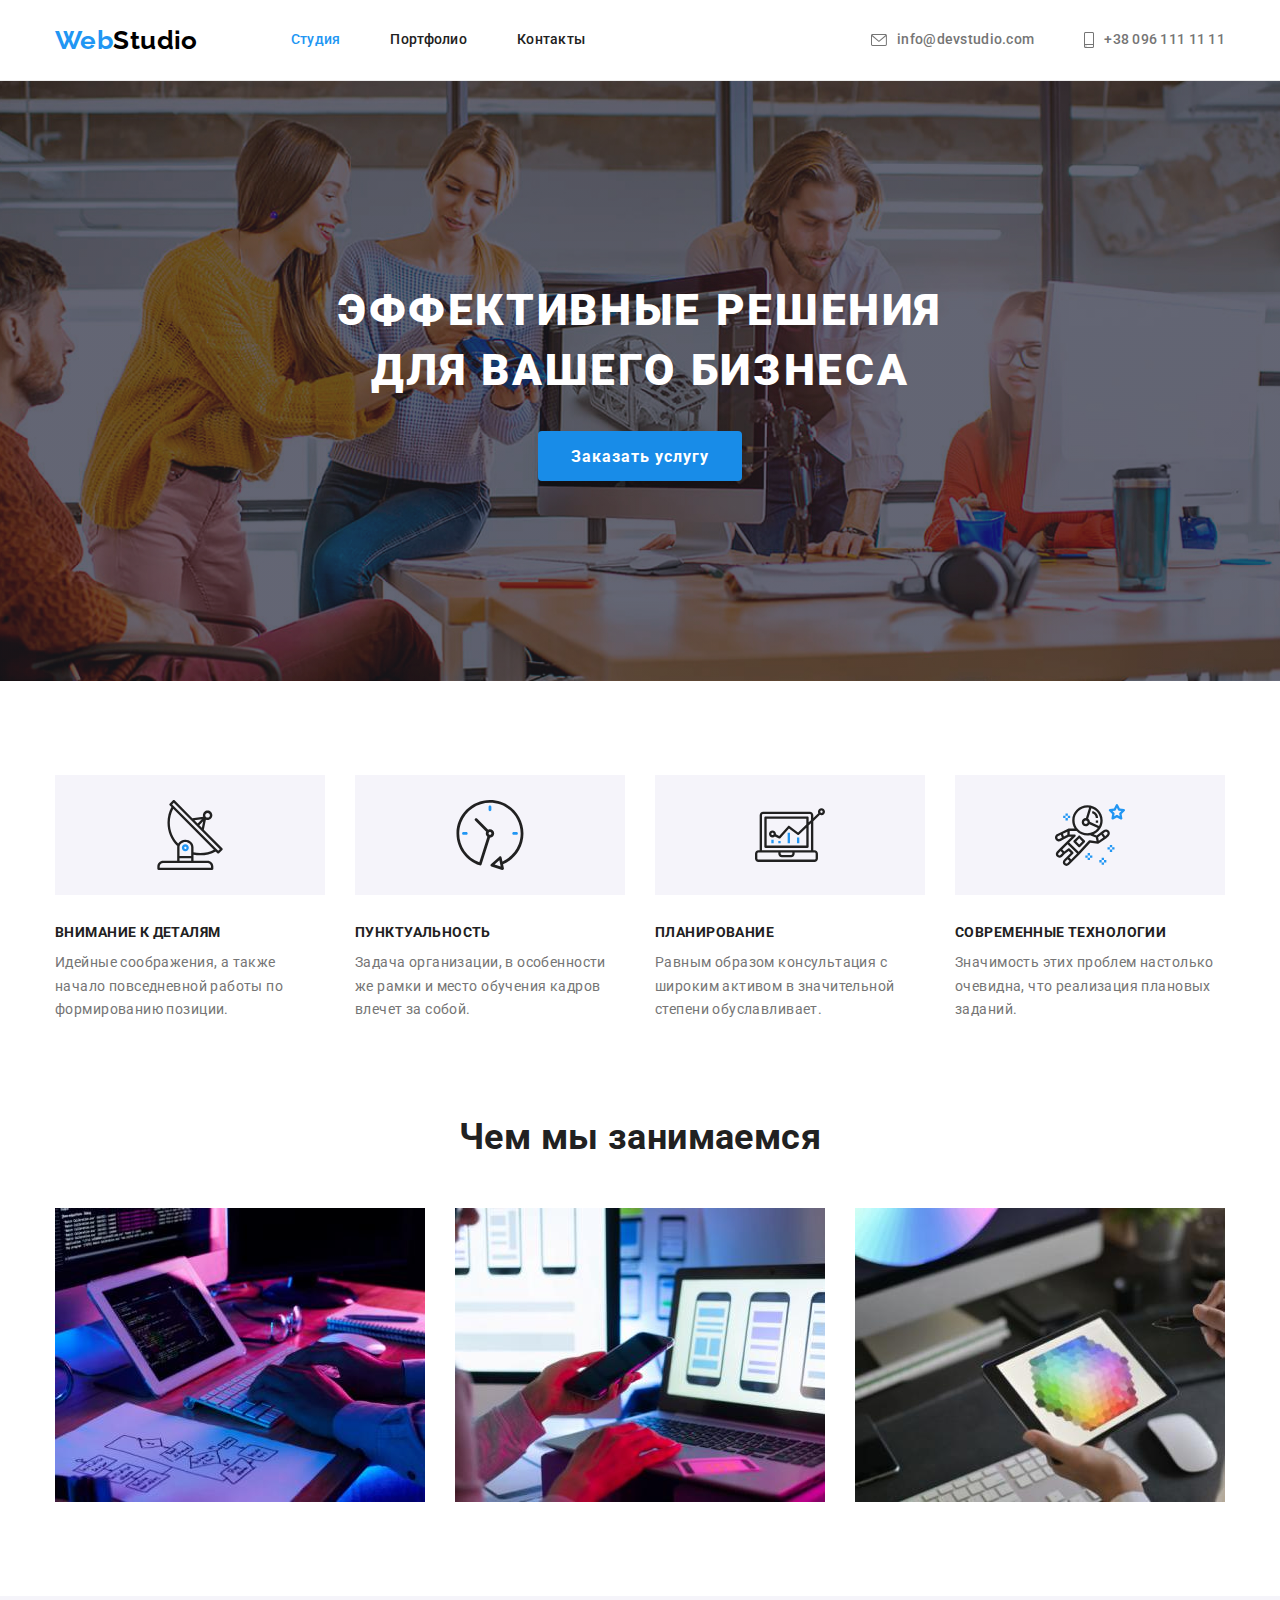
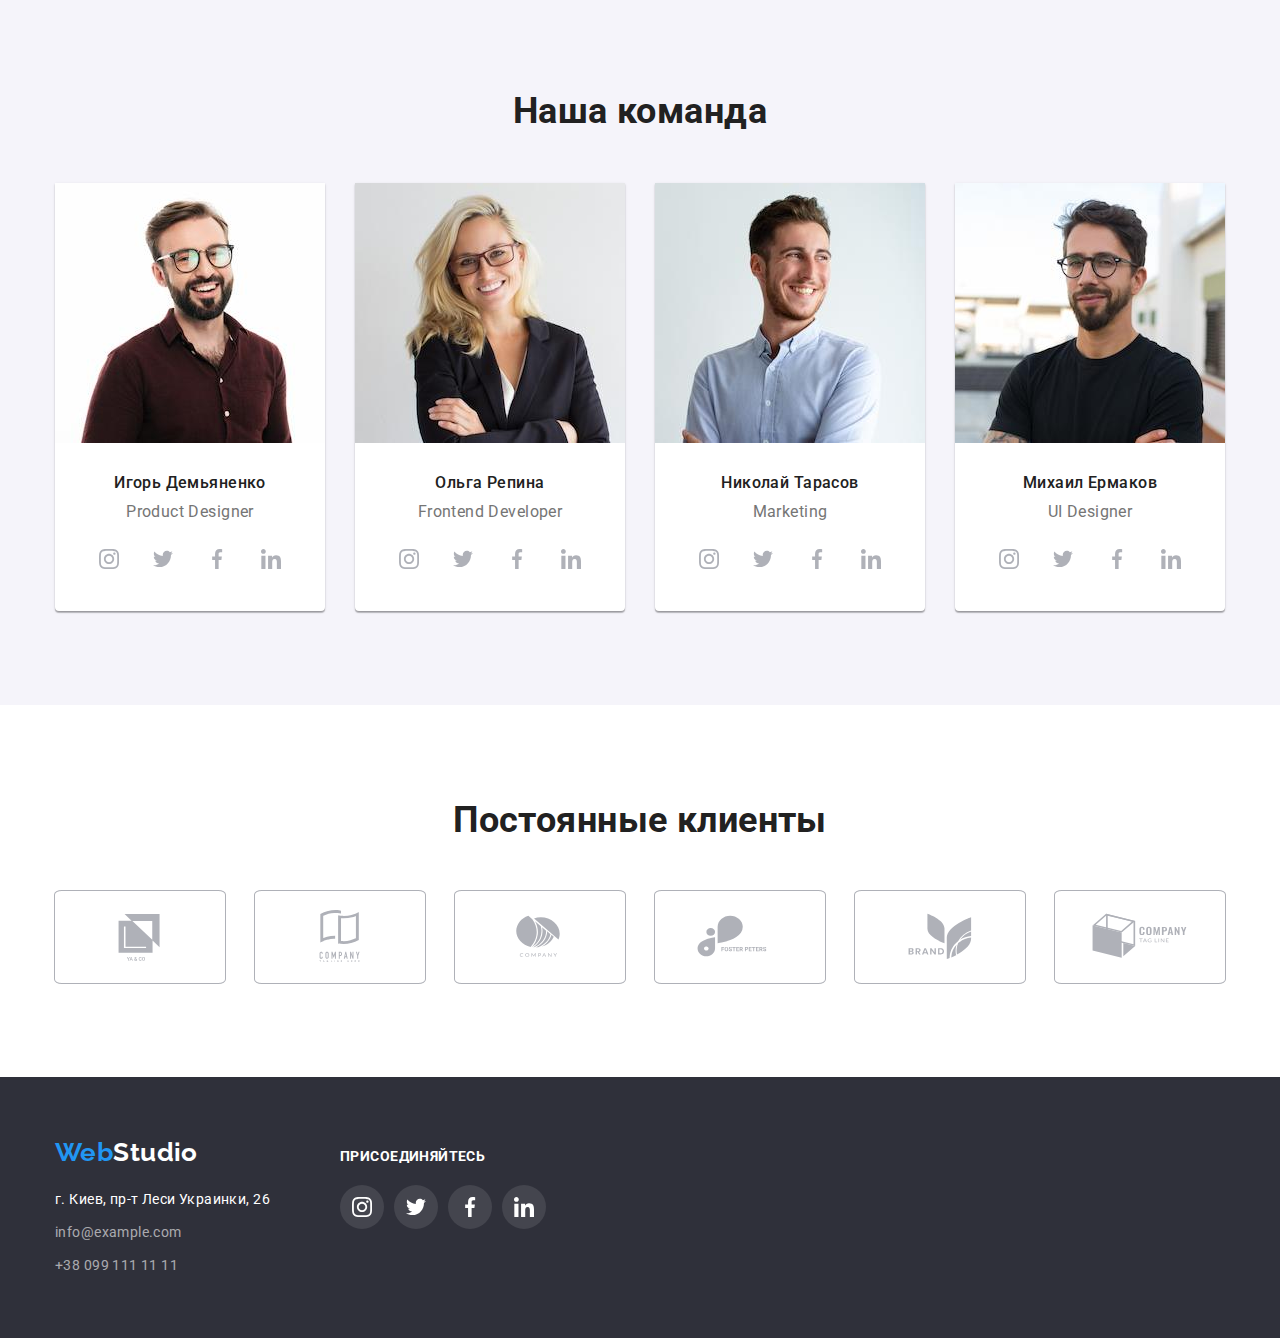
<file: index.html>
<!DOCTYPE html>
<html lang="ru">

<head>
    <meta charset="UTF-8">
    <meta http-equiv="X-UA-Compatible" content="IE=edge">
    <meta name="viewport" content="width=device-width, initial-scale=1.0">
    <title>Студия</title>
    <link rel="preconnect" href="https://fonts.googleapis.com">
    <link rel="preconnect" href="https://fonts.gstatic.com" crossorigin>
    <link
        href="https://fonts.googleapis.com/css2?family=Montserrat:wght@400;700&family=Raleway:wght@700&family=Roboto:wght@400;500;700;900&display=swap"
        rel="stylesheet">
    <link rel="stylesheet" href="https://cdnjs.cloudflare.com/ajax/libs/modern-normalize/1.1.0/modern-normalize.min.css">
    <link rel="stylesheet" href="./css/styles.css">
</head>

<body>
    <!--Заголовок-->
    <header class="header">
        <div class="container header-main">
            <nav class="header-nav">
                <a href="./index.html" class="logo"><span class="web-logo">Web</span><span
                        class="studio-logo">Studio</span></a>
                <ul class="site-nav list">
                    <li class="item"><a href="./index.html" class="link current">Студия</a></li>
                    <li class="item"><a href="./portfolio.html" class="link">Портфолио</a></li>
                    <li class="item"><a href="" class="link">Контакты</a></li>
                </ul>
            </nav>
            <ul class="header-contact list">
                <li class="item">
                    <a href="mailto:info@devstudio.com" class="link link-icon">
                        <svg class="icon icon-envelope" aria-hidden="true" width="16px" height="12px">
                            <use href="./images/icons.svg#icon-envelope"></use>
                        </svg>
                        info@devstudio.com</a></li>
                <li class="item">
                    <a href="tel:+380961111111" class="link link-icon">
                        <svg class="icon icon-smartphone" aria-hidden="true" width="10px" height="16px">
                            <use href="./images/icons.svg#icon-smartphone"></use>
                        </svg>
                         +38 096 111 11 11</a></li>
            </ul>
        </div>
    </header>
    <main>
            <section class="section hero">
                <h1 class="hero-title">Эффективные решения <br> для вашего бизнеса</h1>
                <button type="button" class="hero-button">Заказать услугу</button>
            </section>
        <section class="section features">
           <div class="main-futures container">
            <h2 class="visually-hidden">Особенности</h2>
            <ul class="features-list list">
                 <li class="item">
                    <div class="icon-block">
                        <svg class="icon" aria-hidden="true" width="70px" height="70px">
                            <use href="./images/icons.svg#icon-antenna"></use>
                        </svg>
                    </div>
                    <h3 class="features-head">Внимание к деталям</h3>
                    <p class="features-text">Идейные соображения, а также начало повседневной работы по формированию позиции.</p>
                </li>
                 <li class="item">
                    <div class="icon-block">
                        <svg class="icon" aria-hidden="true" width="70px" height="70px">
                            <use href="./images/icons.svg#icon-clock"></use>
                        </svg>
                    </div>
                    <h3 class="features-head">Пунктуальность</h3>
                    <p class="features-text">Задача организации, в особенности же рамки и место обучения кадров влечет за собой.</p>
                </li>
                 <li class="item">
                    <div class="icon-block">
                        <svg class="icon" aria-hidden="true" width="70px" height="70px">
                            <use href="./images/icons.svg#icon-diagram"></use>
                        </svg>
                    </div>
                    <h3 class="features-head">Планирование</h3>
                    <p class="features-text">Равным образом консультация с широким активом в значительной степени обуславливает.</p>
                </li>
                 <li class="item">
                    <div class="icon-block">
                        <svg class="icon" aria-hidden="true" width="70px" height="70px">
                            <use href="./images/icons.svg#icon-astronaut"></use>
                        </svg>
                    </div>
                    <h3 class="features-head">Современные технологии</h3>
                    <p class="features-text">Значимость этих проблем настолько очевидна, что реализация плановых заданий.</p>
                </li>
            </ul>
           </div>
        </section>
        <section class="section example">
           <div class="main-exemple container">
            <h2 class="example-title">Чем мы занимаемся</h2>
            <ul class="example-list list">
                <li class="item"><a href=""><img src="./images/box1.jpg" alt="бокс1" width="370"></a></li>
                <li class="item"><a href=""><img src="./images/box2.jpg" alt="бокс2" width="370"></a></li>
                <li class="item"><a href=""><img src="./images/box3.jpg" alt="бокс3" width="370"></a></li>
            </ul>
           </div>
        </section>
        <section class="section team">
           <div class="main-team container">
            <h2 class="team-title">Наша команда</h2>
            <ul class="team-list list">
                <li class="team-link">
                    <a href="">
                        <img src="./images/Igor.jpg" alt="Игорь" width="270"></a>
                    <div class="team-card">
                        <h3 class="team-head">Игорь Демьяненко</h3>
                    <p class="team-text">Product Designer</p>
                    <ul class="social-list list">
                        <li>
                            <a class="social-link" href="#">
                                <svg class="team-icon" aria-label="Посилання на Instagram" width="20px" height="20px">
                                    <use href="./images/icons.svg#icon-instagram"></use>
                                </svg>
                            </a>
                        </li>
                        <li>
                            <a class="social-link" href="#">
                                <svg class="team-icon" aria-label="Посилання на Twitter" width="20px" height="20px">
                                    <use href="./images/icons.svg#icon-twitter"></use>
                                </svg>
                            </a>
                        </li>
                        <li>
                            <a class="social-link" href="#">
                                <svg class="team-icon" aria-label="Посилання на Facebook" width="20px" height="20px">
                                    <use href="./images/icons.svg#icon-facebook"></use>
                                </svg>
                            </a>
                        </li>
                        <li>
                            <a class="social-link" href="#">
                                <svg class="team-icon" aria-label="Посилання на Linkedin" width="20px" height="20px">
                                    <use href="./images/icons.svg#icon-linkedin"></use>
                                </svg>
                            </a>
                        </li>
                    </ul>
                    </div>
                </li>
                <li class="team-link">
                    <a href="">
                        <img src="./images/Olga.jpg" alt="Ольга" width="270"></a>
                    <div class="team-card">
                        <h3 class="team-head">Ольга Репина</h3>
                    <p class="team-text">Frontend Developer</p>
                    <ul class="social-list list">
                        <li>
                            <a class="social-link" href="#">
                                <svg class="team-icon" aria-label="Посилання на Instagram" width="20px" height="20px">
                                    <use href="./images/icons.svg#icon-instagram"></use>
                                </svg>
                            </a>
                        </li>
                        <li>
                            <a class="social-link" href="#">
                                <svg class="team-icon" aria-label="Посилання на Twitter" width="20px" height="20px">
                                    <use href="./images/icons.svg#icon-twitter"></use>
                                </svg>
                            </a>
                        </li>
                        <li>
                            <a class="social-link" href="#">
                                <svg class="team-icon" aria-label="Посилання на Facebook" width="20px" height="20px">
                                    <use href="./images/icons.svg#icon-facebook"></use>
                                </svg>
                            </a>
                        </li>
                        <li>
                            <a class="social-link" href="#">
                                <svg class="team-icon" aria-label="Посилання на Linkedin" width="20px" height="20px">
                                    <use href="./images/icons.svg#icon-linkedin"></use>
                                </svg>
                            </a>
                        </li>
                    </ul>
                    </div>
                </li>
                <li class="team-link">
                    <a href="">
                        <img src="./images/Mukolay.jpg" alt="Николай" width="270"></a>
                    <div class="team-card">
                        <h3 class="team-head">Николай Тарасов</h3>
                    <p class="team-text">Marketing</p>
                    <ul class="social-list list">
                        <li>
                            <a class="social-link" href="#">
                                <svg class="team-icon" aria-label="Посилання на Instagram" width="20px" height="20px">
                                    <use href="./images/icons.svg#icon-instagram"></use>
                                </svg>
                            </a>
                        </li>
                        <li>
                            <a class="social-link" href="#">
                                <svg class="team-icon" aria-label="Посилання на Twitter" width="20px" height="20px">
                                    <use href="./images/icons.svg#icon-twitter"></use>
                                </svg>
                            </a>
                        </li>
                        <li>
                            <a class="social-link" href="#">
                                <svg class="team-icon" aria-label="Посилання на Facebook" width="20px" height="20px">
                                    <use href="./images/icons.svg#icon-facebook"></use>
                                </svg>
                            </a>
                        </li>
                        <li>
                            <a class="social-link" href="#">
                                <svg class="team-icon" aria-label="Посилання на Linkedin" width="20px" height="20px">
                                    <use href="./images/icons.svg#icon-linkedin"></use>
                                </svg>
                            </a>
                        </li>
                    </ul>
                    </div>
                </li>
                <li class="team-link">
                    <a href="">
                        <img src="./images/Muhaylo.jpg" alt="Михаил" width="270"></a>
                    <div class="team-card">
                        <h3 class="team-head">Михаил Ермаков</h3>
                    <p class="team-text">UI Designer</p>
                    <ul class="social-list list">
                        <li>
                            <a class="social-link" href="#">
                                <svg class="team-icon" aria-label="Посилання на Instagram" width="20px" height="20px">
                                    <use href="./images/icons.svg#icon-instagram"></use>
                                </svg>
                            </a>
                        </li>
                        <li>
                            <a class="social-link" href="#">
                                <svg class="team-icon" aria-label="Посилання на Twitter" width="20px" height="20px">
                                    <use href="./images/icons.svg#icon-twitter"></use>
                                </svg>
                            </a>
                        </li>
                        <li>
                            <a class="social-link" href="#">
                                <svg class="team-icon" aria-label="Посилання на Facebook" width="20px" height="20px">
                                    <use href="./images/icons.svg#icon-facebook"></use>
                                </svg>
                            </a>
                        </li>
                        <li>
                            <a class="social-link" href="#">
                                <svg class="team-icon" aria-label="Посилання на Linkedin" width="20px" height="20px">
                                    <use href="./images/icons.svg#icon-linkedin"></use>
                                </svg>
                            </a>
                        </li>
                    </ul>
                    </div>
                </li>
            </ul>
           </div>
        </section>
        <section class="clients">
            <div class="container main-clients">
                <h2 class="clients-title">Постоянные клиенты</h2>
                <ul class="list clients-list">
                    <li class="clients-block">
                        <a class="clients-link" href="" width="170px" height="92px">
                            <svg class="clients-icon" aria-label="Ссылка на сайт клиента" width="160px" height="60px">
                                <use href="./images/icons.svg#icon-logo-1"></use>
                            </svg>
                        </a></li>
                    <li class="clients-block">
                        <a class="clients-link" href="">
                            <svg class="clients-icon" aria-label="Ссылка на сайт клиента" width="160px" height="60px">
                                <use href="./images/icons.svg#icon-logo-2"></use>
                            </svg>
                        </a></li>
                    <li class="clients-block">
                        <a class="clients-link" href="">
                            <svg class="clients-icon" aria-label="Ссылка на сайт клиента" width="160px" height="60px">
                                <use href="./images/icons.svg#icon-logo-3"></use>
                            </svg>
                        </a></li>
                    <li class="clients-block">
                        <a class="clients-link" href="">
                            <svg class="clients-icon" aria-label="Ссылка на сайт клиента" width="160px" height="60px">
                                <use href="./images/icons.svg#icon-logo-4"></use>
                            </svg>
                        </a></li>
                    <li class="clients-block">
                        <a class="clients-link" href="">
                            <svg class="clients-icon" aria-label="Ссылка на сайт клиента" width="160px" height="60px">
                                <use href="./images/icons.svg#icon-logo-5"></use>
                            </svg>
                        </a></li>
                    <li class="clients-block">
                        <a class="clients-link" href="">
                            <svg class="clients-icon" aria-label="Ссылка на сайт клиента" width="160px" height="60px">
                                <use href="./images/icons.svg#icon-logo-6"></use>
                            </svg>
                        </a></li>
                </ul>
            </div>
        </section>
    </main>
    <footer class="footer">
        <div class="main-footer container">
            <div class="footer-block">
                <div class="main-logo">
                    <a href="./index.html" class="logo"><span class="web-logo">Web</span><span
                            class="logo invers-studio-logo">Studio</span></a>
                </div>
                <address>
                    <ul class="list address">
                        <li class="item"><a href="" class="footer-address">г. Киев, пр-т Леси Украинки, 26</a></li>
                        <li class="item"><a href="mailto:info@example.com" class="footer-contact">info@example.com</a> </li>
                        <li class="item"><a href="tel:+380991111111" class="footer-contact">+38 099 111 11 11</a> </li>
                    </ul>
                </address>
            </div>
            <div>
                <h2 class="social-title">Присоединяйтесь</h2>
                <ul class="social-list list">
                    <li>
                        <a class="social-link" href="#">
                            <svg class="social-icon" aria-label="Посилання на Instagram" width="20px" height="20px">
                                <use href="./images/icons.svg#icon-instagram"></use>
                            </svg>
                        </a>
                    </li>
                    <li>
                        <a class="social-link" href="#">
                            <svg class="social-icon" aria-label="Посилання на Twitter" width="20px" height="20px">
                                <use href="./images/icons.svg#icon-twitter"></use>
                            </svg>
                        </a>
                    </li>
                    <li>
                        <a class="social-link" href="#">
                            <svg class="social-icon" aria-label="Посилання на Facebook" width="20px" height="20px">
                                <use href="./images/icons.svg#icon-facebook"></use>
                            </svg>
                        </a>
                    </li>
                    <li>
                        <a class="social-link" href="#">
                            <svg class="social-icon" aria-label="Посилання на Linkedin" width="20px" height="20px">
                                <use href="./images/icons.svg#icon-linkedin"></use>
                            </svg>
                        </a>
                    </li>
                </ul>
            </div>
        </div>
    </footer>
</body>

</html>
</file>
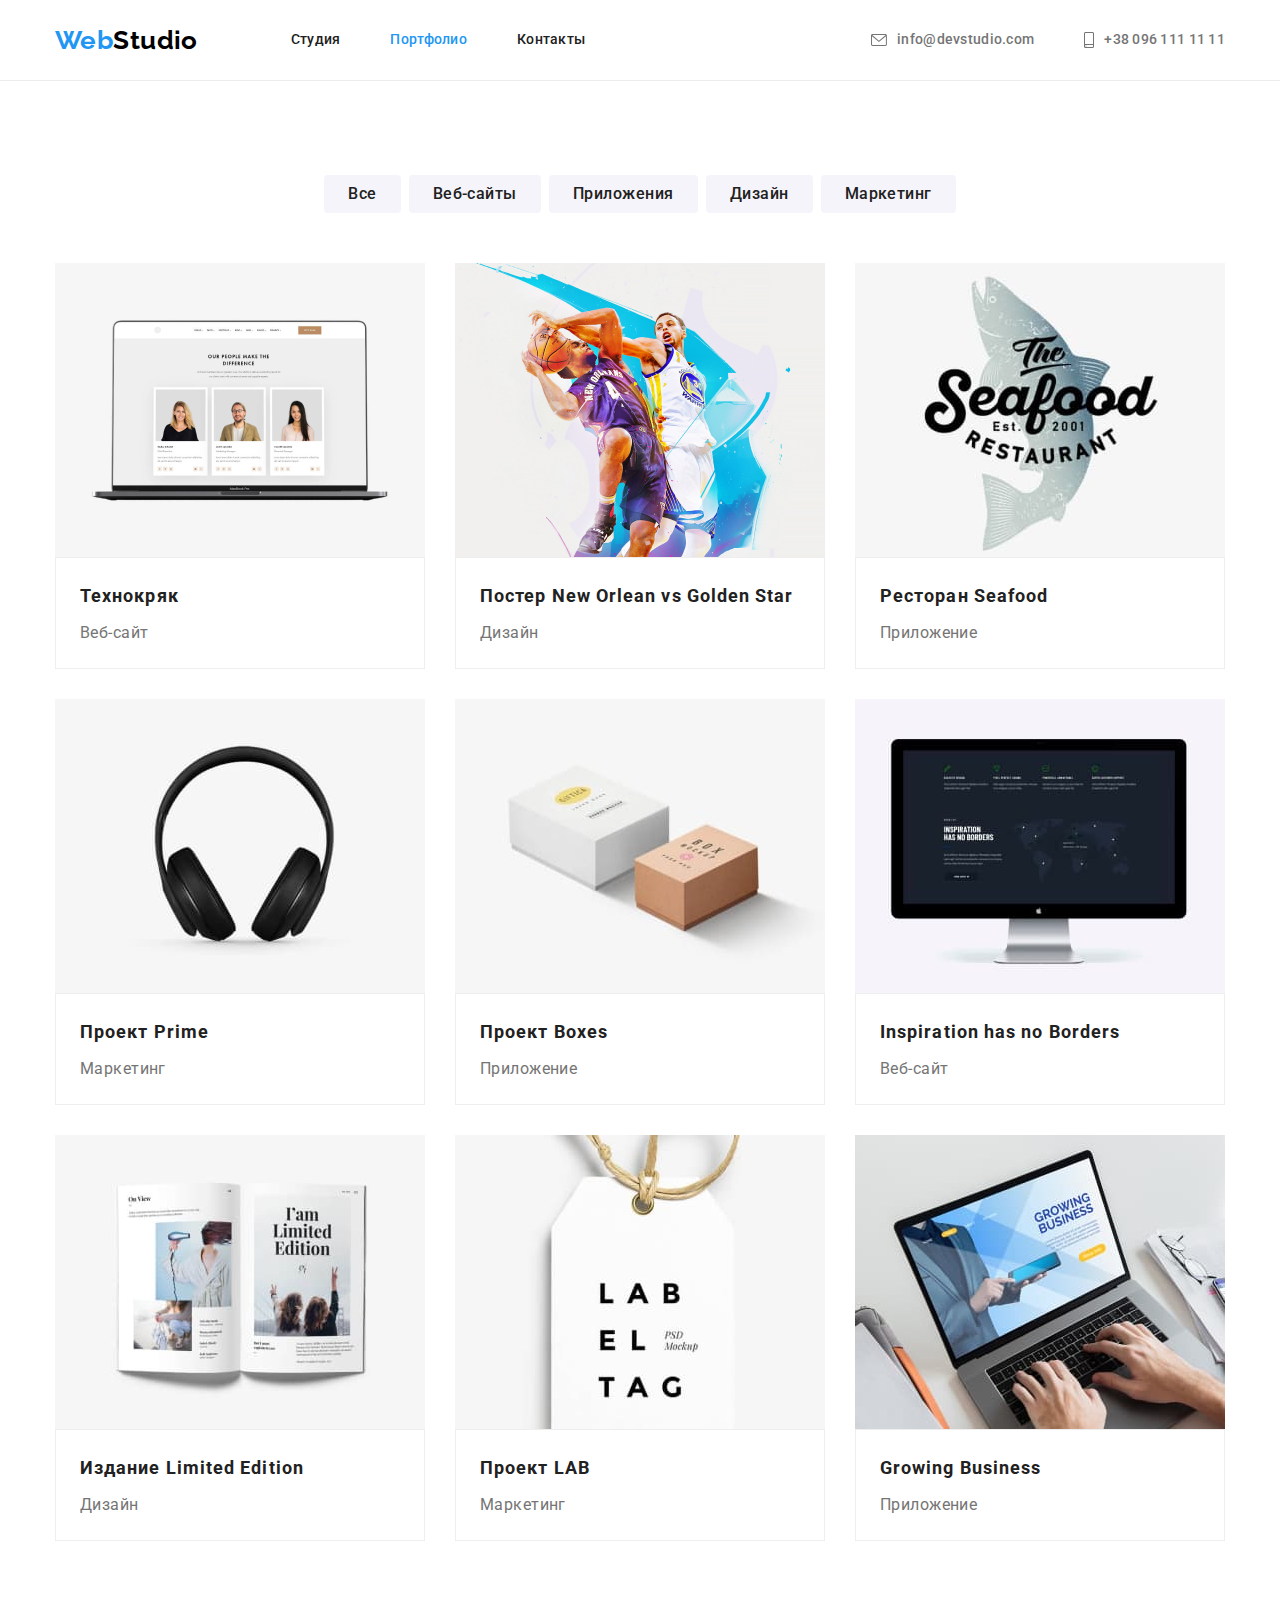
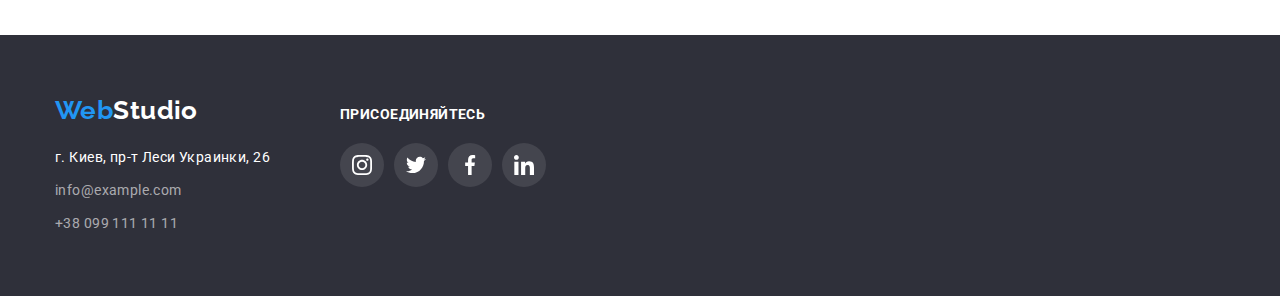
<file: portfolio.html>
<!DOCTYPE html>
<html lang="en">
<head>
    <meta charset="UTF-8">
    <meta http-equiv="X-UA-Compatible" content="IE=edge">
    <meta name="viewport" content="width=device-width, initial-scale=1.0">
    <title>Студия</title>
    <link rel="preconnect" href="https://fonts.googleapis.com">
    <link rel="preconnect" href="https://fonts.gstatic.com" crossorigin>
    <link
        href="https://fonts.googleapis.com/css2?family=Montserrat:wght@400;700&family=Raleway:wght@700&family=Roboto:wght@400;500;700;900&display=swap"
        rel="stylesheet">
    <link rel="stylesheet" href="https://cdnjs.cloudflare.com/ajax/libs/modern-normalize/1.1.0/modern-normalize.min.css">
    <link rel="stylesheet" href="./css/styles.css">    
</head>
    
    <body>
        <!--Заголовок-->
    <header class="header">
        <div class="container header-main">
            <nav class="header-nav">
                <a href="./index.html" class="logo"><span class="web-logo">Web</span><span
                        class="studio-logo">Studio</span></a>
                <ul class="site-nav list">
                    <li class="item"><a href="./index.html" class="link">Студия</a></li>
                    <li class="item"><a href="./portfolio.html" class="link current">Портфолио</a></li>
                    <li class="item"><a href="" class="link">Контакты</a></li>
                </ul>
            </nav>
            <ul class="header-contact list">
                <li class="item">
                    <a href="mailto:info@devstudio.com" class="link link-icon">
                        <svg class="icon icon-envelope" aria-hidden="true" width="16px" height="12px">
                            <use href="./images/icons.svg#icon-envelope"></use>
                        </svg>
                        info@devstudio.com</a>
                </li>
                <li class="item">
                    <a href="tel:+380961111111" class="link link-icon">
                        <svg class="icon icon-smartphone" aria-hidden="true" width="10px" height="16px">
                            <use href="./images/icons.svg#icon-smartphone"></use>
                        </svg>
                        +38 096 111 11 11</a>
                </li>
            </ul>
        </div>
    </header>
    <main>
        <section class="section">
            <!-- filters -->
            <div class="main-filters container">
                <h2 class="visually-hidden">Фильтры</h2>
                <ul class="filters list">
                    <li class="item"><button type="button" class="filter">Все</button></li>
                    <li class="item"><button type="button" class="filter">Веб-сайты</button></li>
                    <li class="item"><button type="button" class="filter">Приложения</button></li>
                    <li class="item"><button type="button" class="filter">Дизайн</button></li>
                    <li class="item"><button type="button" class="filter">Маркетинг</button></li>
                </ul>
                <!-- projects -->
                <div class="projects">
                    <h2 class="visually-hidden">Проэкты</h2>
                   <div class="main-projects">
                    <ul class="project-list list">
                        <li class="link">
                            <a class="project-link" href="">
                                <img src="./images/notebook.jpg" alt="ноутбук" width="370">
                                <div class="link-down-part">
                                    <h3 class="project-head">Технокряк</h3>
                                    <p class="project-text">Веб-сайт</p>
                                </div>
                            </a>
                        </li>
                        <li class="link">
                            <a class="project-link" href="">
                                <img src="./images/basketball.jpg" alt="баскетбол" width="370">
                                <div class="link-down-part">
                                    <h3 class="project-head">Постер New Orlean vs Golden Star</h3>
                                    <p class="project-text">Дизайн</p>
                                </div>
                            </a>
                        </li>
                        <li class="link">
                            <a class="project-link" href="">
                                <img src="./images/seafood.jpg" alt="рыба" width="370">
                                <div class="link-down-part">
                                    <h3 class="project-head">Ресторан Seafood</h3>
                                    <p class="project-text">Приложение</p>
                                </div>
                            </a>
                        </li>
                        <li class="link">
                            <a class="project-link" href="">
                                <img src="./images/headphone.jpg" alt="наушники" width="370">
                                <div class="link-down-part">
                                    <h3 class="project-head">Проект Prime</h3>
                                    <p class="project-text">Маркетинг</p>
                                </div>
                            </a>
                        </li>
                        <li class="link">
                            <a class="project-link" href="">
                                <img src="./images/box.jpg" alt="коробки" width="370">
                                <div class="link-down-part">
                                    <h3 class="project-head">Проект Boxes</h3>
                                    <p class="project-text">Приложение</p>
                                </div>
                            </a>
                        </li>
                        <li class="link">
                            <a class="project-link" href="#">
                                <img src="./images/monitor.jpg" alt="монитор" width="370">
                                <div class="link-down-part">
                                    <h3 class="project-head">Inspiration has no Borders</h3>
                                    <p class="project-text">Веб-сайт</p>
                                </div>
                            </a>
                        </li>
                        <li class="link">
                            <a class="project-link" href="">
                                <img src="./images/magazine.jpg" alt="журнал" width="370">
                                <div class="link-down-part">
                                    <h3 class="project-head">Издание Limited Edition</h3>
                                    <p class="project-text">Дизайн</p>
                                </div>
                            </a>
                        </li>
                        <li class="link">
                            <a class="project-link" href="">
                                <img src="./images/tag.jpg" alt="бирка" width="370">
                                <div class="link-down-part">
                                    <h3 class="project-head">Проект LAB</h3>
                                    <p class="project-text">Маркетинг</p>
                                </div>
                            </a>
                        </li>
                        <li class="link">
                            <a class="project-link" href="">
                                <img src="./images/applebook.jpg" alt="рукиноутбук" width="370">
                                <div class="link-down-part">
                                    <h3 class="project-head">Growing Business</h3>
                                    <p class="project-text">Приложение</p>
                                </div>
                            </a>
                        </li>
                    </ul>
                   </div>
                </div>
            </div>
        </section>
    </main>
    <footer class="footer">
        <div class="main-footer container">
            <div class="footer-block">
                <div class="main-logo">
                    <a href="./index.html" class="logo"><span class="web-logo">Web</span><span
                            class="logo invers-studio-logo">Studio</span></a>
                </div>
                <address>
                    <ul class="list address">
                        <li class="item"><a href="" class="footer-address">г. Киев, пр-т Леси Украинки, 26</a></li>
                        <li class="item"><a href="mailto:info@example.com" class="footer-contact">info@example.com</a> </li>
                        <li class="item"><a href="tel:+380991111111" class="footer-contact">+38 099 111 11 11</a> </li>
                    </ul>
                </address>
            </div>
            <div>
                <h2 class="social-title">Присоединяйтесь</h2>
                <ul class="social-list list">
                    <li>
                        <a class="social-link" href="#">
                            <svg class="social-icon" aria-label="Посилання на Instagram" width="20px" height="20px">
                                <use href="./images/icons.svg#icon-instagram"></use>
                            </svg>
                        </a>
                    </li>
                    <li>
                        <a class="social-link" href="#">
                            <svg class="social-icon" aria-label="Посилання на Twitter" width="20px" height="20px">
                                <use href="./images/icons.svg#icon-twitter"></use>
                            </svg>
                        </a>
                    </li>
                    <li>
                        <a class="social-link" href="#">
                            <svg class="social-icon" aria-label="Посилання на Facebook" width="20px" height="20px">
                                <use href="./images/icons.svg#icon-facebook"></use>
                            </svg>
                        </a>
                    </li>
                    <li>
                        <a class="social-link" href="#">
                            <svg class="social-icon" aria-label="Посилання на Linkedin" width="20px" height="20px">
                                <use href="./images/icons.svg#icon-linkedin"></use>
                            </svg>
                        </a>
                    </li>
                </ul>
            </div>
        </div>
    </footer>
    
</body>
</html>
</file>
<file: css/styles.css>
:root {
    /* базовий фон */
    --base-background-color:#ffffff;
/*Hero+ футер #2F303A */
    --background-hero-footer: #2f303a;
    /* фон сірий для частини секцій #F5F4FA */
    --background-section: #f5f4fa;
    /* Фон головної кнопки */
    --background-hero-button: #188ce8;
    /* основний колір тексту (заголовки) 212121 */
    --primary-text-color: #212121;
    /* допоміжний колір тексту (наповнення) 757575 */
    --secondary-text-color: #757575;
    /* Основний колір іконок */
    --icon-color: #afb1b8;
    /*  білий FFFFFF */
    --full-white-color: #ffffff;
    /* футер адрес #FFFFFF 60% */
    --partial-white-color:rgba(255, 255, 255, 0.6);
    /* акцент голубий 2196F3 */
    --accent-color: #2196f3;
    /* Для логотипу */
    --black-color: #000000;
    /* Основний шрифт */
    --main-font: Roboto;
    --secondary-font: Raleway;

}

/* Тіло */
body {
    background-color: var(--base-background-color);
    color: var(--primary-text-color);
    font-family: var(--main-font), sans-serif;
    font-size: 14px;
    letter-spacing: 0.03em;
}

/* Normalize */
*,
*::before,
*::after {
    box-sizing: border-box;
}

.list {
    list-style: none;
    padding-left: 0;
    margin: 0;
}

img {
	display: block;
	max-width: 100%;
	height: auto;
}
.link {
    text-decoration: none;
    color: inherit;
}
address {
    font-style: normal;
    display: flex;
    align-items: center;
    padding-left: 0px;
}

h1,
h2,
h3,
p {
    margin-top: 0px;
}

.visually-hidden {
    position: absolute;
    width: 1px;
    height: 1px;
    margin: -1px;
    border: 0;
    padding: 0;
    white-space: nowrap;
    clip-path: inset(100%);
    clip: rect(0 0 0 0);
    overflow: hidden;
}

/* шапка */
.header {
    background-color: #ffffff;
    border-bottom: 1px solid rgba(236, 236, 236, 1);
}
.container {
    display: flex;
    width: 1200px;
    padding-right: 15px;
    padding-left: 15px;
    margin: 0 auto;
}


/* Logo header+footer */
.logo {
    font-family: var(--secondary-font);
    font-size: 26px;
    line-height: 1.19;
    font-weight: 700;
    text-decoration: none;
    /* padding-top: 60px;
    padding-bottom: 20px; */
}
.web-logo {
    color: var(--accent-color);

}
/* чорна чатина лого в шапці */
.studio-logo {
    color: var(--black-color);
  
}
/* біла частина лого в футері */
.invers-studio-logo {
    color: var(--full-white-color);
  
}

/* Навігація */
.header-main {
    align-items: center;
}
.header-nav {
    display: flex;
    align-items: center;
}
.site-nav {
    display: flex;
    margin-left: 93px;

    font-weight: 500;
    line-height: 1.14;
    letter-spacing: 0.02em;
   
}
.site-nav .item {
}

.site-nav .item:not(:last-child) {
    margin-right: 50px;
    
}

.site-nav .link {
    display: block;
    padding-top: 32px;
    padding-bottom: 32px;
   
    color: var(--primary-text-color);

    text-decoration: none;
    
}
.site-nav .link.current,
.site-nav .link:hover,
.site-nav .link:focus {
    color: var(--accent-color);
    outline: none;
}

.header-contact {
    display: flex;
    margin-left: auto;
    font-weight: 500;
    line-height: 1.14;
    letter-spacing: 0.02em;
}
.header-contact .link {
    text-decoration: none;
    color: var(--secondary-text-color);
}
.header-contact .link:hover,
.header-contact .link:focus {
    color: var(--accent-color);
}
.header-contact .item+.item {
    margin-left: 50px;
}
 

.section {
    padding-top: 94px;
    padding-bottom: 94px;
}
/* Герой */
.hero {
    max-width: 1600px;
    margin-left: auto;
    margin-right: auto;
    background-color: var(--background-hero-footer);
    text-align: center;
    padding-top: 200px;
    padding-bottom: 200px;
    background-image: linear-gradient(to right, rgba(47, 48, 58, 0.4), rgba(47, 48, 58, 0.4)),
    url(../images/hero-bkg.jpg);
    background-size: cover;
    background-repeat: no-repeat;
    background-position:center;
}

.hero-title {
    color: var(--full-white-color);
    font-weight: 900;
    font-size: 44px;
    line-height: 1.36;
    letter-spacing: 0.06em;
    text-transform: uppercase;
    margin-bottom: 30px;
}


/* Потрібно розібратися з центруванням */
.hero-button {
    display: inline-block;
    min-width: 200px;
    height: 50px;
    background-color: var(--background-hero-button);
    color: var(--full-white-color);
    font-family: inherit;
    font-weight: 700;
    font-size: 16px;
    align-items: center;
    line-height: 1.88;
    letter-spacing: 0.06em;
    padding: 10px 32px;
    border-radius: 4px;
    box-shadow: 0px 4px 4px rgba(0, 0, 0, 0.15);
    border: 1px solid transparent;
    
}

/* Особливості */
.features {
    padding-top: 94px;
    padding-bottom: 0px;
/* background-color: #188ce8; */

}
.main-futures {
    display: block;
}
/* .features-title {
visibility: hidden; */
/* margin-bottom: 0px; */
/* font-size: 0px; 
}*/

.features-list {
    display: flex;
    flex-wrap: wrap;
}
.features-list .item {
    width: 270px;
    margin-right: 30px;
}
.features-list .item:nth-child(4n) {
    margin-right: 0px;
}


.features-head {
    font-size: 14px;
    font-weight: 700;
    text-transform: uppercase;
    line-height: 1.14;
    margin-bottom: 10px;
}

.features-text {
    margin-bottom: 0px;
    color: var(--secondary-text-color);

    line-height: 1.71;
}


/* проекти */
.example {
    /* background-color: green; */
}

.main-exemple {
    display: block;
}

.example-list {
    display: flex;
    flex-wrap: wrap;
}
.example-list .item {
    width: 370px;
    margin-right: 30px;
}
.example-list .item:nth-child(3n) {
    margin-right: 0px;
}
.example-title,
.team-title {
    margin-top: 0px;
    font-weight: 700;
    font-size: 36px;
    line-height: 1.17;
    text-align: center;
    margin-bottom: 50px;
}

    
/* Наша команда */
.team {
    background-color: var(--background-section);
    padding-top: 94px;
    /* background-color: aqua; */
}
.main-team {
    display: block;
}
.team-list {
    display: flex;
    flex-wrap: wrap;
}
.team-list .team-link {
    margin-right: 30px;
}
.team-list .team-link:nth-child(4n) {
    margin-right: 0px;
}
.team-card {
    padding-top: 30px;
    padding-bottom: 30px;
}

.team-head {
    margin-bottom: 10px;
    font-weight: 500;
    font-size: 16px;
    line-height: 1.19;
}
.team-link {
    background-color: var(--base-background-color);
    text-align: center;
    box-shadow: 0px 1px 3px rgba(0, 0, 0, 0.12), 0px 1px 1px rgba(0, 0, 0, 0.14), 0px 2px 1px rgba(0, 0, 0, 0.2);
    border-radius: 0px 0px 4px 4px;
}

.team-text {
color: var(--secondary-text-color);
font-size: 16px;
line-height: 1.19;
margin-bottom: 0px;
}
.clients {
    padding-top: 94px;
    padding-bottom: 94px;
}
.main-clients {
    display: block;
    align-items: center;
    justify-content: center;
}
.clients-title {
    margin-top: 0px;
    font-size: 36px;
    line-height: 1.17;
    text-align: center;
    margin-bottom: 50px;
    font-weight: 700;
}
.clients-list {
    display: flex;
    justify-content: center;
}
.clients-block {
    display: flex;
    margin-right: 30px;
    width: 170px;
    height: 92px;
    
}
.clients-block:last-child {
    margin-right: 0px;
}

.clients-link {
    display: flex;
    width: 170px;
    height: 92px;
    align-items: center;
    justify-content: center;
    outline: 1px solid var(--icon-color);
    border-radius: 4%;
}
.clients-link:hover .clients-icon,
.clients-link:focus .clients-icon {
    fill: var(--accent-color);
}
.clients-link:focus,
.clients-link:hover {
    border: 1px solid var(--accent-color);
    outline: 1px solid transparent;
    border-radius: 4px;
}
.clients-icon {
    fill: var(--icon-color);
}

/* Підвал */
.footer {
    /* max-width: 1600px;
    margin-left: auto;
    margin-right: auto; */
    background-color: var(--background-hero-footer);
    padding-top: 60px;
    padding-bottom: 60px;
}
.main-footer {
    display: flex;
}
.main-logo {
    margin-bottom: 20px;
}

.address .item {
    margin-bottom: 9px;
}
.address .item:last-child {
    margin-bottom: 0px;
}
.footer-block {
    margin-right: 70px;
}
.footer-address {
    text-decoration: none;
    font-style: normal;
    color: var(--full-white-color);

    line-height: 1.71;
}
.footer-contact {
    text-decoration: none;
    font-style: normal;
    line-height: 1.71;
    color: var(--partial-white-color)
}

.address .footer-contact:hover,
.address .footer-contact:focus,
.address .footer-address:hover,
.address .footer-address:focus {
    color: var(--accent-color);
}
.social-title {
    margin-top: 12px;
    margin-bottom: 20px;
    color: var(--full-white-color);
    font-size: 14px;
    font-weight: 700;
    line-height: 1.14;
    text-transform: uppercase;
}
.team-link .social-list {
    margin-top: 16px;
}
.social-list {
    display: flex;
    padding-left: 0px;
    margin: 0px;
    align-items: center;
    justify-content: center;
}

.social-link {
    display: flex;
    width: 44px;
    height: 44px;
    border-radius: 50%;
    align-items: center;
    justify-content: center;
    background-color: rgba(255, 255, 255, 0.1);
}
.social-list li {
    margin-right: 10px;
}
.social-list li:last-child {
    margin-right: 0px;
}
.social-icon {
    fill:var(--full-white-color);
}
.social-link:hover,
.social-link:focus {
    background-color: var(--accent-color);
    outline: none;
}
.team-icon {
    fill: var(--icon-color);
}
.social-link:hover,
 .social-link:focus{
    fill: var(--full-white-color);
}
.social-link:hover .team-icon,
.social-link:focus .team-icon {
    fill: var(--full-white-color);
}

/* Портфоліо */
.main-filters {
    display: block;
}
 /* .filters-head {
     visibility: hidden;
     margin-bottom: 0px;
     font-size: 0px;
 } */
 .filters {
     display: flex;
     justify-content: center;
 }
.filters .filter {
    padding: 6px 24px;
    font-family: inherit;
    font-weight: 500;
    font-size: 16px;
    line-height: 1.62;
    text-align: center;
    background-color: var(--background-section);
    color: var(--primary-text-color);
    letter-spacing: 0.03em;
    border: transparent;
    border-radius: 4px;
}
.filters .item:not(:last-child) {
    margin-right: 8px;
}
    
.filters .filter:hover,
.filters .filter:focus {
    background-color: var(--accent-color);
    color: var(--full-white-color);
    box-shadow: 0px 3px 1px rgba(0, 0, 0, 0.1), 0px 1px 2px rgba(0, 0, 0, 0.08), 0px 2px 2px rgba(0, 0, 0, 0.12);
    border-radius: 4px;
    outline: none;
}
.projects {
    display: block;
    margin-top: 50px;
}
/* .project-title {
    visibility: hidden;
    margin-bottom: 0px;
    font-size: 0px;
} */
.main-projects {

}
.project-list {
    display: flex;
    flex-wrap: wrap;
}
.project-list .link {
    margin-right: 30px;
    margin-bottom: 30px;
    width: 370px;
}
.project-list .link:nth-child(3n) {
    margin-right: 0px;
}

.project-list .link:nth-last-child(-n+3) {
    margin-bottom: 0px;
}
.project-list .link:hover {
    border: 1px solid #EEEEEE;
    box-shadow: 0px 1px 1px rgba(0, 0, 0, 0.12), 
    0px 4px 4px rgba(0, 0, 0, 0.06), 
    1px 4px 6px rgba(0, 0, 0, 0.16);
}
.project-link {
    text-decoration: none;
    color: var(--primary-text-color);
}
.link-down-part {
    border: 1px solid rgba(238, 238, 238, 1);
    padding: 20px 24px;
}
.project-head {
    margin-bottom: 4px;
    font-weight: 700;
    font-size: 18px;
    line-height: 2;
    letter-spacing: 0.06em;
}
.project-text {
    margin-bottom: 0px;
    color: var(--secondary-text-color);

    font-size: 16px;
    line-height: 1.88;
    
}

/* Іконки */

.icon {
    display: inline-block;
    stroke-width: 0;
    stroke: currentColor;
    fill: currentColor;
}
.link-icon {
    display: flex;
    align-items: center;
}
.icon-envelope {
        margin-right: 10px;
    fill: var(--secondary-text-color);
    display: flex;
    align-items: center;
}

.icon-smartphone {
    margin-right: 10px;
    fill: var(--secondary-text-color);
    display: flex;
    align-items: center;
}
/* .item:hover .icon {
    fill: var(--accent-color);
} */
.link-icon:hover .icon,
.link-icon:focus .icon {
    fill: var(--accent-color);
}
.link-icon:focus {
    outline: none;
}
.icon-block {
    display: flex;
    margin-bottom: 30px;
    width: 270px;
    height: 120px;
    align-items: center;
    justify-content: center;
    background-color: var(--background-section);
}
.icon-antenna {
    
    
}


.icon-Logo-1 {
    width: 1.7666015625em;
}

.icon-Logo-2 {
    width: 1.7666015625em;
}

.icon-Logo-3 {
    width: 1.7666015625em;
}

.icon-Logo-4 {
    width: 1.7666015625em;
}

.icon-Logo-5 {
    width: 1.7666015625em;
}

.icon-Logo-6 {
    width: 1.7666015625em;
}
</file>
